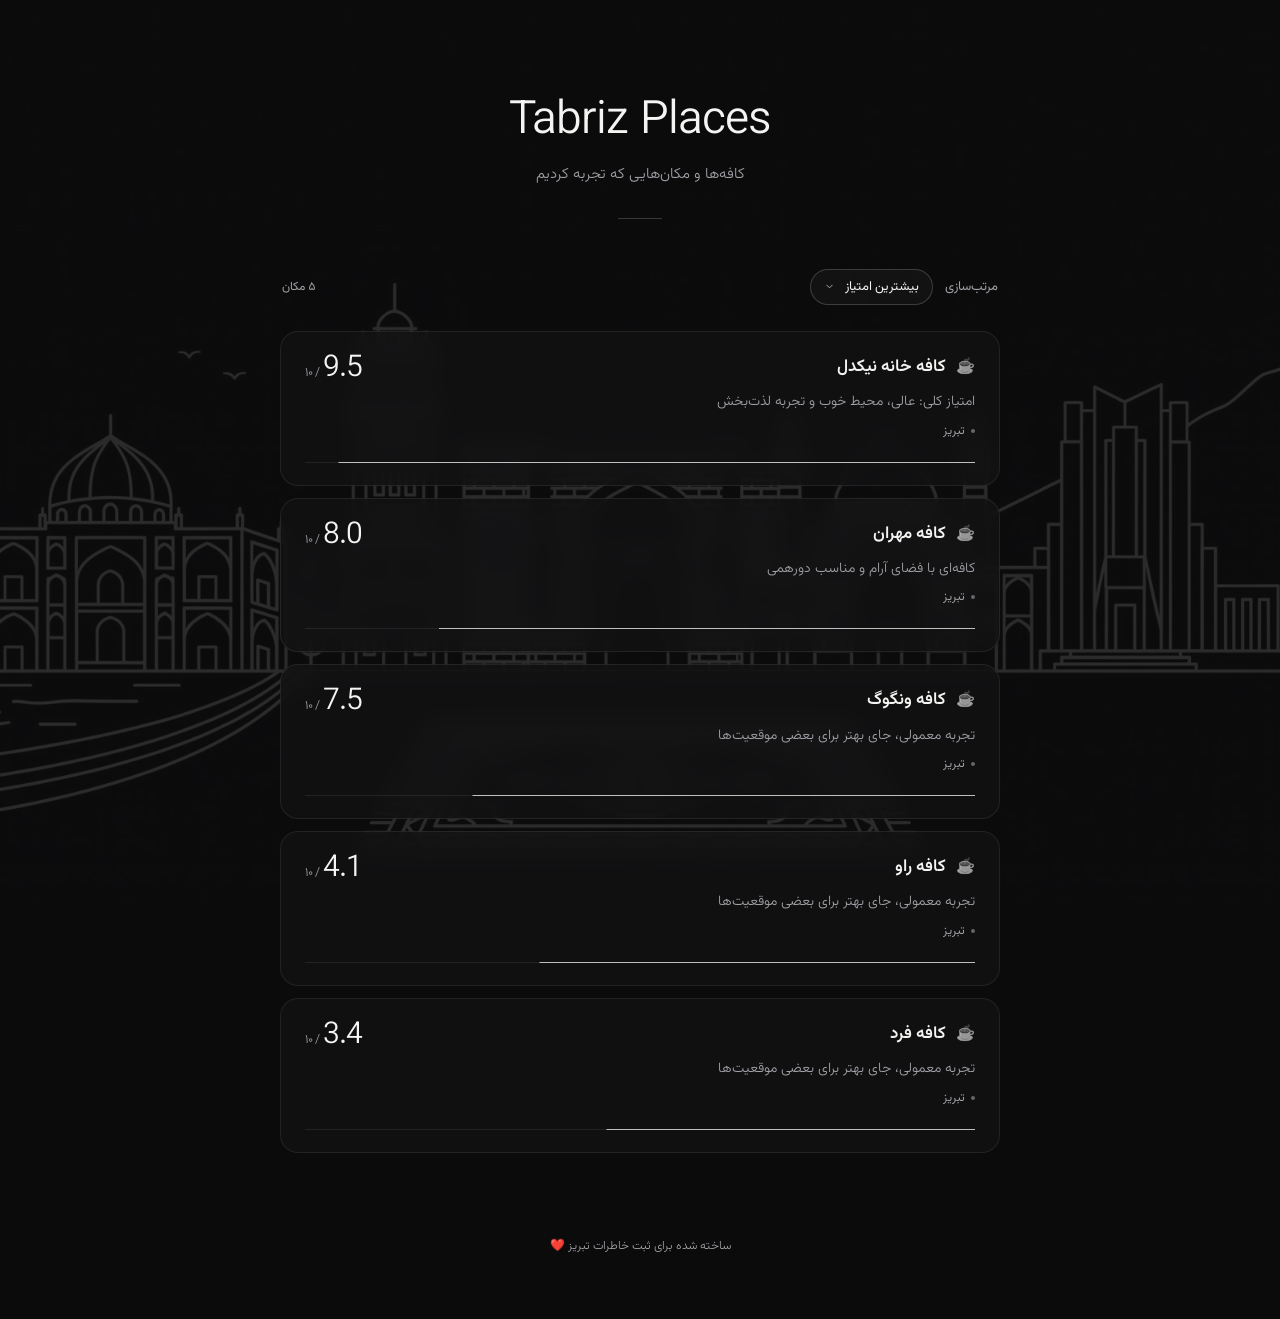
<file: index.html>
<!DOCTYPE html>
<html lang="fa" dir="rtl">
<head>
<meta charset="UTF-8">
<meta name="viewport" content="width=device-width, initial-scale=1">
<meta name="description" content="کافه‌ها و مکان‌هایی که در تبریز تجربه کردیم">
<meta name="theme-color" content="#0b0b0c">
<meta name="color-scheme" content="dark">
<title>Tabriz Places</title>

<link rel="icon" href="assets/img/favicon.svg" type="image/svg+xml">
<link rel="preconnect" href="https://fonts.googleapis.com">
<link rel="preconnect" href="https://fonts.gstatic.com" crossorigin>
<link href="https://fonts.googleapis.com/css2?family=Vazirmatn:wght@300;400;600&display=swap" rel="stylesheet">
<link rel="stylesheet" href="assets/css/style.css">
</head>

<body>

<header>
  <h1>Tabriz Places</h1>
  <p>کافه‌ها و مکان‌هایی که تجربه کردیم</p>
</header>

<main class="container">

  <div class="toolbar" id="toolbar" hidden>
    <span class="toolbar-label" id="sortLabel">مرتب‌سازی</span>

    <div class="dropdown" id="dropdown">
      <button type="button" class="dropdown-toggle" id="sortButton"
              aria-haspopup="listbox" aria-expanded="false"
              aria-labelledby="sortLabel sortValue">
        <span class="dropdown-value" id="sortValue">بیشترین امتیاز</span>
        <svg class="dropdown-chevron" width="11" height="11" viewBox="0 0 24 24"
             fill="none" stroke="currentColor" stroke-width="2"
             stroke-linecap="round" stroke-linejoin="round" aria-hidden="true">
          <path d="M6 9l6 6 6-6"/>
        </svg>
      </button>

      <ul class="dropdown-menu" id="sortMenu" role="listbox" aria-labelledby="sortLabel" hidden>
        <li class="dropdown-option" role="option" data-value="score-desc" aria-selected="true" tabindex="-1">
          <span>بیشترین امتیاز</span>
          <svg class="check" width="13" height="13" viewBox="0 0 24 24"
               fill="none" stroke="currentColor" stroke-width="2.5"
               stroke-linecap="round" stroke-linejoin="round" aria-hidden="true">
            <path d="M20 6L9 17l-5-5"/>
          </svg>
        </li>
        <li class="dropdown-option" role="option" data-value="score-asc" aria-selected="false" tabindex="-1">
          <span>کمترین امتیاز</span>
          <svg class="check" width="13" height="13" viewBox="0 0 24 24"
               fill="none" stroke="currentColor" stroke-width="2.5"
               stroke-linecap="round" stroke-linejoin="round" aria-hidden="true">
            <path d="M20 6L9 17l-5-5"/>
          </svg>
        </li>
        <li class="dropdown-option" role="option" data-value="default" aria-selected="false" tabindex="-1">
          <span>ترتیب فایل</span>
          <svg class="check" width="13" height="13" viewBox="0 0 24 24"
               fill="none" stroke="currentColor" stroke-width="2.5"
               stroke-linecap="round" stroke-linejoin="round" aria-hidden="true">
            <path d="M20 6L9 17l-5-5"/>
          </svg>
        </li>
      </ul>
    </div>

    <span class="count" id="count" aria-live="polite"></span>
  </div>

  <p class="status" id="status" role="status">در حال بارگذاری مکان‌ها…</p>

  <section class="places" id="places" aria-label="فهرست مکان‌ها"></section>

</main>

<footer>
  ساخته شده برای ثبت خاطرات تبریز ❤️
</footer>

<noscript>
  <p class="status error">برای نمایش مکان‌ها باید JavaScript در مرورگر فعال باشد.</p>
</noscript>

<script src="assets/js/script.js"></script>
</body>
</html>
</file>
<file: assets/css/style.css>
/* =========================================================
   Tabriz Places — minimal monochrome
   ========================================================= */

:root{
    --bg:#0b0b0c;
    --surface:#121214;
    --text:#f4f4f2;
    --muted:#a0a0a6;
    --line:rgba(255,255,255,.08);
    --line-strong:rgba(255,255,255,.18);
    --radius:18px;
}

*{
    box-sizing:border-box;
}

html{
    -webkit-text-size-adjust:100%;
}

body{
    margin:0;
    min-height:100vh;
    font-family:Vazirmatn, sans-serif;
    font-weight:400;
    color:var(--text);
    background:var(--bg);
    overflow-x:hidden;
    -webkit-font-smoothing:antialiased;
}


/* ---------- پس‌زمینهٔ خط‌نگاری تبریز ---------- */

body::before{
    content:"";
    position:fixed;
    inset:0;
    background:url("../img/tabriz-skyline.jpg") center bottom / cover no-repeat;
    filter:invert(1);
    mix-blend-mode:screen;
    opacity:.13;
    pointer-events:none;
    z-index:0;
}

header,
main,
footer{
    position:relative;
    z-index:1;
}


/* ---------- سربرگ ---------- */

header{
    padding:clamp(56px,9vw,96px) 20px clamp(32px,5vw,48px);
    text-align:center;
}

header h1{
    margin:0;
    font-size:clamp(30px,6vw,46px);
    font-weight:300;
    letter-spacing:-.02em;
    line-height:1.15;
    animation:fadeDown .9s cubic-bezier(.2,.7,.2,1) both;
}

header p{
    margin:14px 0 0;
    color:var(--muted);
    font-size:15px;
    font-weight:300;
}

header::after{
    content:"";
    display:block;
    width:44px;
    height:1px;
    margin:32px auto 0;
    background:var(--line-strong);
}


.container{
    width:min(90%,720px);
    margin:0 auto;
    padding-bottom:24px;
}


/* ---------- نوار ابزار ---------- */

.toolbar{
    display:flex;
    align-items:center;
    gap:12px;
    padding:2px 2px 14px;
}

.toolbar[hidden]{
    display:none;
}

.toolbar-label{
    font-size:13px;
    color:var(--muted);
}

.count{
    margin-inline-start:auto;
    color:var(--muted);
    font-size:12px;
    font-variant-numeric:tabular-nums;
}


/* ---------- منوی کشویی سفارشی ---------- */

.dropdown{
    position:relative;
}

.dropdown-toggle{
    display:inline-flex;
    align-items:center;
    gap:10px;
    padding:7px 13px;
    border:1px solid var(--line-strong);
    border-radius:999px;
    background:rgba(255,255,255,.03);
    color:var(--text);
    font:inherit;
    font-size:13px;
    cursor:pointer;
    transition:border-color .3s ease, background-color .3s ease;
}

.dropdown-toggle:hover{
    border-color:rgba(255,255,255,.32);
    background:rgba(255,255,255,.06);
}

.dropdown-toggle:focus-visible{
    outline:1px solid var(--text);
    outline-offset:2px;
}

.dropdown-toggle[aria-expanded="true"]{
    border-color:rgba(255,255,255,.38);
    background:rgba(255,255,255,.06);
}

.dropdown-chevron{
    opacity:.7;
    transition:transform .25s ease;
}

.dropdown-toggle[aria-expanded="true"] .dropdown-chevron{
    transform:rotate(180deg);
}

.dropdown-menu{
    position:absolute;
    top:calc(100% + 8px);
    inset-inline-start:0;
    z-index:30;
    min-width:210px;
    margin:0;
    padding:6px;
    list-style:none;
    border:1px solid var(--line-strong);
    border-radius:14px;
    background:#151517;
    box-shadow:0 18px 40px rgba(0,0,0,.55);
    animation:menuIn .18s ease both;
}

.dropdown-menu[hidden]{
    display:none;
}

.dropdown-option{
    display:flex;
    align-items:center;
    justify-content:space-between;
    gap:12px;
    padding:9px 10px;
    border-radius:9px;
    color:var(--muted);
    font-size:13px;
    cursor:pointer;
    outline:none;
}

.dropdown-option:hover,
.dropdown-option:focus{
    background:rgba(255,255,255,.06);
    color:var(--text);
}

.dropdown-option[aria-selected="true"]{
    color:var(--text);
}

.dropdown-option .check{
    opacity:0;
    transition:opacity .15s ease;
}

.dropdown-option[aria-selected="true"] .check{
    opacity:1;
}

@keyframes menuIn{
    from{
        opacity:0;
        transform:translateY(-6px) scale(.98);
    }

    to{
        opacity:1;
        transform:none;
    }
}


/* ---------- کارت مکان‌ها ---------- */

.card{
    display:grid;
    grid-template-columns:minmax(0,1fr) auto;
    column-gap:20px;
    row-gap:6px;
    align-items:start;

    margin:12px 0;
    padding:22px 24px;
    border:1px solid var(--line);
    border-radius:var(--radius);
    background:rgba(18,18,20,.78);
    backdrop-filter:blur(10px);

    opacity:0;
    transform:translateY(14px);
    transition:
        opacity .7s ease var(--delay, 0s),
        transform .7s ease var(--delay, 0s),
        background-color .35s ease,
        border-color .35s ease;
}

.card.show{
    opacity:1;
    transform:none;
}

.card h2{
    grid-column:1;
    margin:0;
    font-size:17px;
    font-weight:600;
    line-height:1.6;
}

.card-icon{
    margin-inline-end:.35rem;
    font-size:.9em;
    opacity:.65;
    filter:grayscale(1);
}

.score{
    grid-column:2;
    grid-row:1 / span 3;
    align-self:start;
    margin:0;
    font-size:clamp(24px,4vw,30px);
    font-weight:300;
    line-height:1;
    letter-spacing:-.02em;
    text-align:end;
    white-space:nowrap;
}

.score-value{
    font-variant-numeric:tabular-nums;
}

.score-max{
    margin-inline-start:3px;
    color:var(--muted);
    font-size:.42em;
    font-weight:300;
}

.description{
    grid-column:1;
    margin:2px 0 0;
    color:var(--muted);
    font-size:14px;
    font-weight:300;
    line-height:1.9;
}

.city{
    grid-column:1;
    margin:0;
    color:var(--muted);
    font-size:12px;
}

.city::before{
    content:"";
    display:inline-block;
    width:4px;
    height:4px;
    margin-inline-end:6px;
    border-radius:50%;
    background:currentColor;
    opacity:.6;
    vertical-align:middle;
}

.meter{
    grid-column:1 / -1;
    height:1px;
    margin-top:16px;
    background:var(--line);
    overflow:hidden;
}

.meter-fill{
    display:block;
    height:100%;
    background:var(--text);
    opacity:.75;
    transform:scaleX(0);
    transform-origin:right center;
    transition:transform 1.1s cubic-bezier(.2,.7,.2,1) .1s;
}

.card.show .meter-fill{
    transform:scaleX(var(--score, 1));
}

@media (hover:hover) and (pointer:fine){

    .card:hover{
        border-color:rgba(255,255,255,.22);
        background-color:rgba(24,24,27,.88);
    }

}


/* ---------- وضعیت بارگذاری و خطا ---------- */

.status{
    margin:0;
    padding:48px 0;
    color:var(--muted);
    font-size:14px;
    text-align:center;
    animation:pulse 1.8s ease-in-out infinite;
}

.status.error{
    margin:24px 0;
    padding:32px;
    border:1px solid var(--line-strong);
    border-radius:var(--radius);
    background:rgba(255,255,255,.03);
    color:var(--text);
    text-align:start;
    animation:none;
}

.status.error strong{
    display:block;
    margin-bottom:8px;
    font-weight:600;
}

.status.error span{
    display:block;
    color:var(--muted);
    font-size:13px;
    line-height:1.9;
}


footer{
    padding:48px 20px 64px;
    color:var(--muted);
    font-size:12px;
    font-weight:300;
    text-align:center;
}


/* ---------- انیمیشن‌ها ---------- */

@keyframes fadeDown{
    from{
        opacity:0;
        transform:translateY(-16px);
    }

    to{
        opacity:1;
        transform:none;
    }
}

@keyframes pulse{
    0%,100%{
        opacity:.45;
    }

    50%{
        opacity:.85;
    }
}


/* ---------- موبایل ---------- */

@media (max-width:700px){

    header{
        padding-top:48px;
    }

    .container{
        width:92%;
    }

    body::before{
        background-size:100% auto;
        opacity:.1;
    }

    .card{
        padding:18px;
        border-radius:16px;
    }

    .toolbar{
        flex-wrap:wrap;
    }

    .count{
        margin-inline-start:0;
    }

}


/* ---------- احترام به تنظیم کاهش حرکت ---------- */

@media (prefers-reduced-motion: reduce){

    *,
    *::before,
    *::after{
        animation-duration:.01ms !important;
        animation-iteration-count:1 !important;
        transition-duration:.01ms !important;
    }

    .card{
        opacity:1;
        transform:none;
    }

}
</file>
